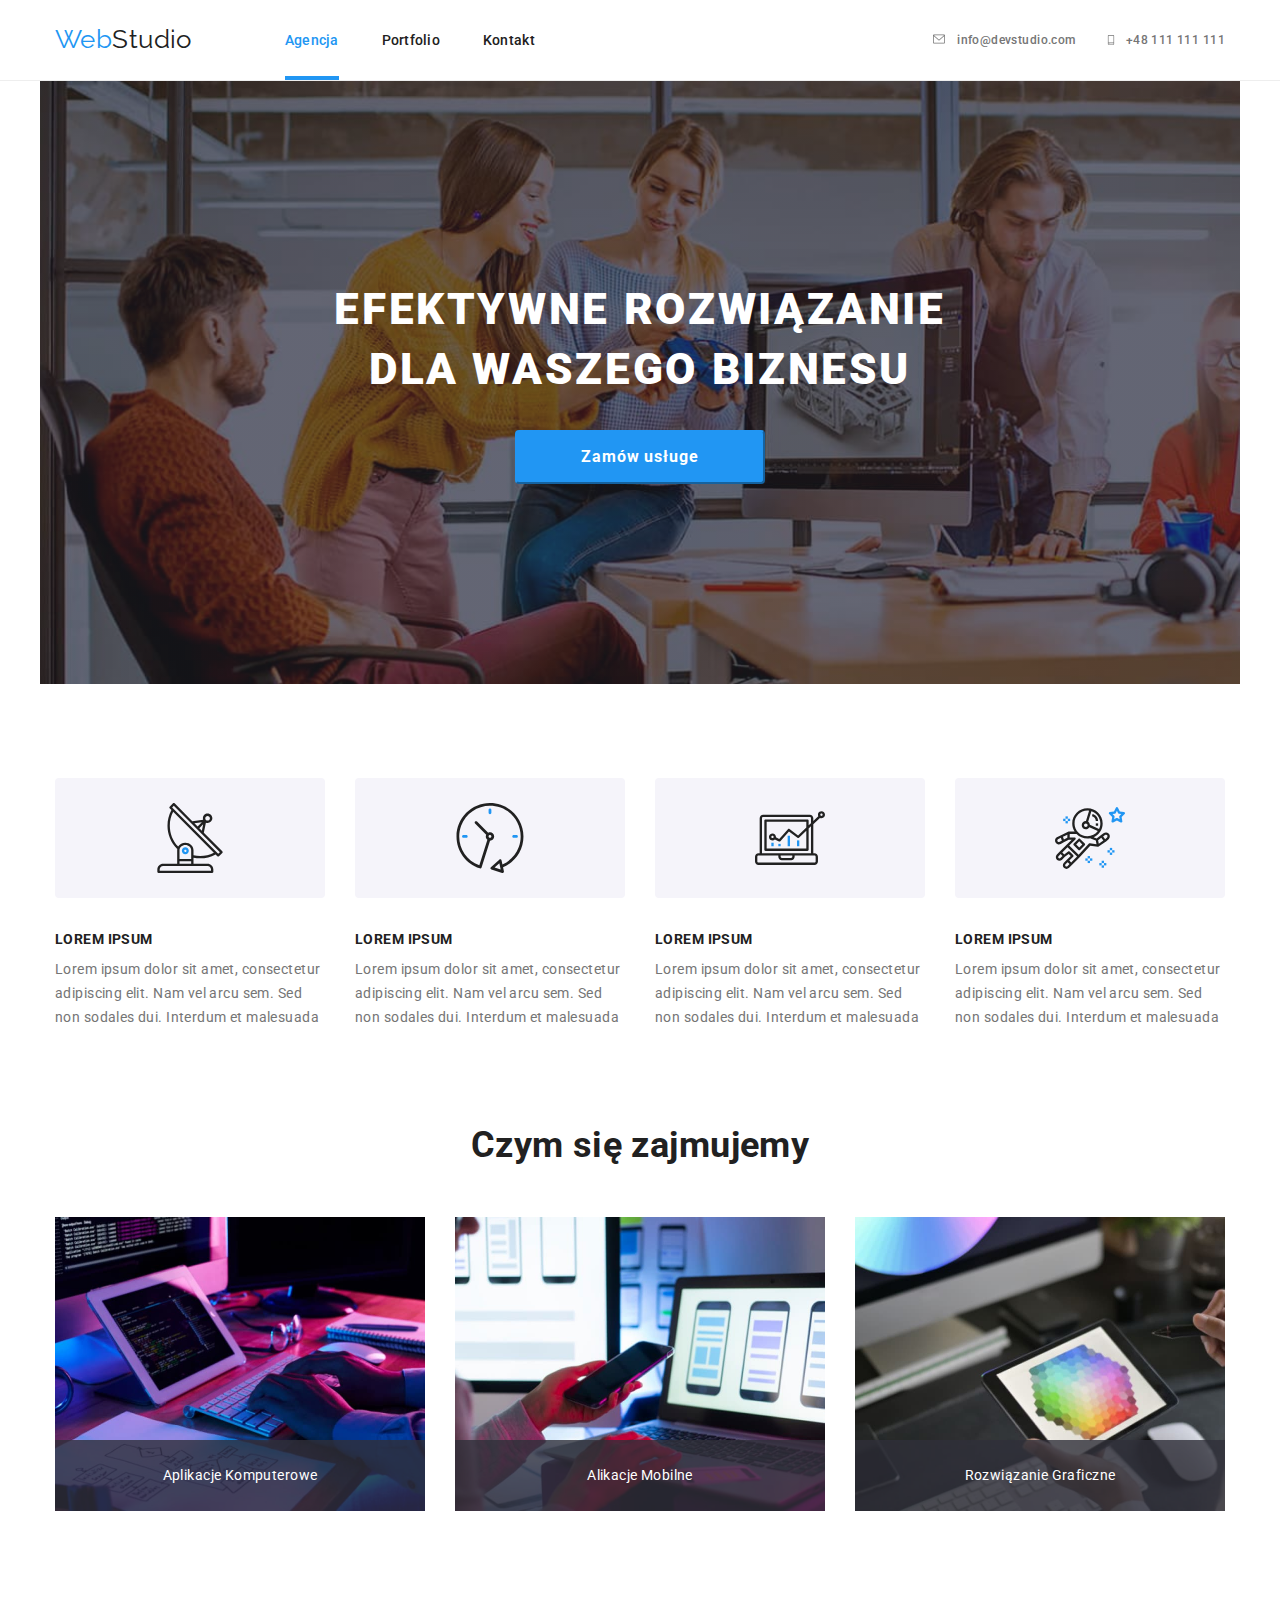
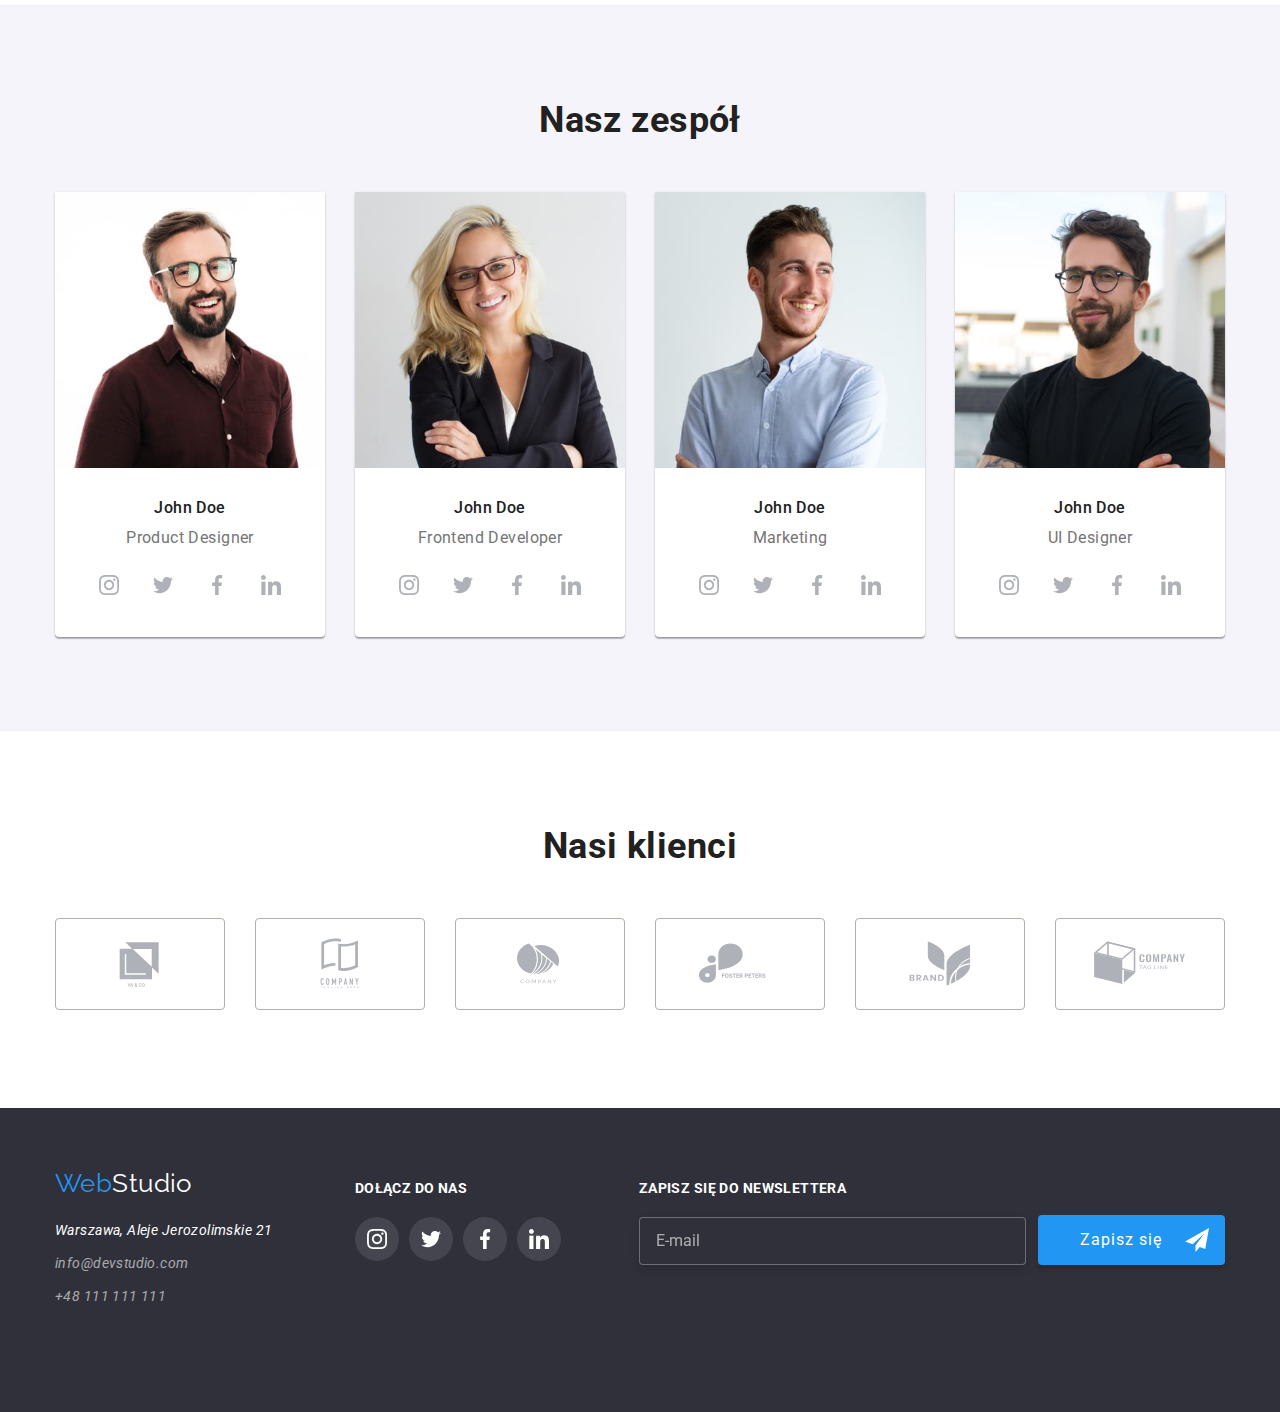
<file: index.html>
<!DOCTYPE html>
<html lang="pl">
<head>
    <meta charset="UTF-8">
    <meta http-equiv="X-UA-Compatible" content="IE=edge">
    <meta name="viewport" content="width=device-width, initial-scale=1.0">
    <title>Agencja</title>
    <!--Style connection-->
    <link
        href="https://fonts.googleapis.com/css2?family=Raleway:wght@700&family=Roboto:wght@400;500;700;900&display=swap"
        rel="stylesheet">
    <link rel="stylesheet" href="./css/main.min.css" type="text/css">

    <link rel="preconnect" href="https://fonts.gstatic.com">
</head>
<body>
    <header class="page-header">
                <!--Header-->
            <div class="page-header__container">
                <nav class="site-nav">
                    <a href="./index.html" class="logo page-header__logo">
                        <span class="logo--blue">Web</span>Studio</a>
                    <button
                        type="button"
                        class="menu-button"
                        aria-expanded="false"
                        aria-controls="menu-container"
                        data-menu-button
                      >
                        <svg
                          width="40"
                          height="40"
                          aria-label="mobile-menu switcher"
                        >
                          <use class="icon-cross" href="./images/icons.svg/symbol-defs.svg#icon-close_40px"></use>
                          <use class="icon-menu" href="./images/icons.svg/symbol-defs.svg#icon-menu_40px"></use>
                        </svg>
                    </button>
                    <div class="menu-container" id="menu-container" data-menu>
                        <div class="menu-container__animation">
                            <ul class="menu-container__pages">
                                <li class="menu-container__element"><a href="index.html" class="menu-container__link menu-container__link--active">Agencja</a></li>
                                <li class="menu-container__element"><a href="./portfolio.html" class="menu-container__link">Portfolio</a></li>
                                <li class="menu-container__element"><a href="" class="menu-container__link">Kontakt</a></li>
                            </ul>
                            <ul class="page-header__contact">
                                <li class="contact__info">
                                    <a href="mailto:info@devstudio.com" class="contact__link">
                                    <svg width="16px" height="12px" class="contact__icon">
                                        <use href="./images/icons.svg/symbol-defs.svg#icon-envelope"></use>
                                    </svg>
                                    <p class="contact__email">info@devstudio.com</p>
                                    </a>
                                </li>
                                <li class="contact__info">
                                    <a href="tel:+48111111111" class="contact__link">
                                     <svg width="10px" height="16px" class="contact__icon">
                                            <use href="./images/icons.svg/symbol-defs.svg#icon-smartphone"></use>
                                        </svg>
                                        <p class="contact__phone">+48 111 111 111</p>
                                    </a>
                                </li>
                            </ul>
                            <ul class="page-header__social-media">
                                <li class="social-media__name">Instagram</li>
                                <li class="social-media__name">Twitter</li>
                                <li class="social-media__name">Facebook</li>
                                <li class="social-media__name">LinkedIn</li>    
                            </ul>
                        </div>
                    </div>
                </nav>
            </div>
    </header>
    <main>
        <section class="page-hero">
            <!--Invitation section-->
            <h1 class="page-hero__title">Efektywne rozwiązanie dla waszego biznesu</h1>
            <button type="button" class="page-hero__button" data-open-modal>Zamów usługe</button>
            <div class="backdrop is-hidden" data-backdrop>
                <div class="form">
                    <button type="button" class="form__close-button" data-close-modal="">
                        <svg width="30px" height="30px">
                            <use href="./images/icons.svg/symbol-defs.svg#icon-close"></use>
                        </svg>                    
                    </button>
                    <div>
                        <h2 class="form__title">Zostaw swoje dane w formularzu poniżej</h2>
                        <form name="signup_form" autocomplete="on" novalidate>
                            <label class="form__field">
                                <input type="text" class="form__input" name="name" placeholder="" />
                                <svg class="form__icon">
                                    <use href="./images/icons.svg/symbol-defs.svg#icon-person-black"></use>
                                </svg>
                                <span class="form__label">Imie</span>
                            </label>
                            <label class="form__field">
                                <input type="tel" class="form__input" name="tel" placeholder=" " />
                                <svg class="form__icon">
                                    <use href="./images/icons.svg/symbol-defs.svg#icon-phone-black"></use>
                                 </svg>
                                <span class="form__label" >Telefon</span>
                            </label>
                            <label class="form__field">
                                <input type="email" class="form__input" name="email" placeholder=" " />
                                <svg class="form__icon">
                                    <use href="./images/icons.svg/symbol-defs.svg#icon-email-black"></use>
                                </svg>
                                <span class="form__label">Email</span>
                            </label>
                            <label for="comment" class="comment">
                                <textarea class="comment__input" name="comment" rows="8" placeholder="Wprowadź tekst"></textarea>
                                <span class="comment__label">Komentarz</span>
                            </label>
                            <label class="checkbox">
                                <input type="checkbox" name="conditions" value="policy" class="checkbox__visually-hidden">
                                <svg width="16px" height="15px" class="checkbox__icon">
                                    <use href="./images/icons.svg/symbol-defs.svg#icon-checkbox"></use>
                                </svg>
                                <span class="checkbox__label">Oświadczam iż akceptuję <a href="" class="checkbox__link">Regulamin</a> i <a href="" class="checkbox__link">Politykę Prywatności.</a></span> 
                            </label>
                        </form>
                        <button type="submit" class="form__submit" data-close-modal="">Wyślij</button>
                    </div>
                </div>
            </div>
        </section>
        <section class="feature-section">
            <!--Desrciption section-->
            <H2 hidden>Nasze usługi</H2>
            <ul class="feature-section__list">
                <li class="feature-section__element">
                    <svg class="feature-section__icon" width="70px" height="70px">
                        <use href="./images/icons.svg/symbol-defs.svg#icon-antenna"></use>
                    </svg>
                    <p class="feature-section__title">LOREM IPSUM</p>
                    <p class="feature-section__text">Lorem ipsum dolor sit amet, consectetur adipiscing elit.
                        Nam vel arcu sem. Sed non sodales dui. Interdum et malesuada</p>
                </li>
                <li class="feature-section__element">  
                    <svg class="feature-section__icon" width="70px" height="70px">
                        <use href="./images/icons.svg/symbol-defs.svg#icon-clock"></use>
                    </svg>
                    <p class="feature-section__title">LOREM IPSUM</p>
                    <p class="feature-section__text">Lorem ipsum dolor sit amet, consectetur adipiscing elit.
                        Nam vel arcu sem. Sed non sodales dui. Interdum et malesuada</p>
                </li>
                <li class="feature-section__element">
                    <svg class="feature-section__icon" width="70px" height="70px">
                        <use href="./images/icons.svg/symbol-defs.svg#icon-diagram"></use>
                    </svg>
                    <p class="feature-section__title">LOREM IPSUM</p>
                    <p class="feature-section__text">Lorem ipsum dolor sit amet, consectetur adipiscing elit.
                        Nam vel arcu sem. Sed non sodales dui. Interdum et malesuada</p>
                </li>
                <li class="feature-section__element">
                    <svg class="feature-section__icon" width="70px" height="70px">
                        <use href="./images/icons.svg/symbol-defs.svg#icon-astronaut"></use>
                    </svg>
                    <p class="feature-section__title">LOREM IPSUM</p>
                    <p class="feature-section__text">Lorem ipsum dolor sit amet, consectetur adipiscing elit.
                        Nam vel arcu sem. Sed non sodales dui. Interdum et malesuada</p>
                </li>
            </ul>
        </section>
        <section class="work-section">
            <!--images section-->
            <h2 class="work-section__title">Czym się zajmujemy</h2>
            <ul class="work-section__list">
                <li class="work-section__example">
                    <img
                    srcset="
    ./images/index.html/picture_of_computer_1/picture_of_computer_1.jpg  370w,
    ./images/index.html/picture_of_computer_1/picture_of_computer_1_2x.jpg  740w,
    "
    src="./images/index.html/picture_of_computer_1/picture_of_computer_1.jpg" 
    Alt="Ekran Komputera"
    width="370" 
    height="294"
    sizes="(min-width: 1200px) 33vw"/>
                    <p class="work-section__text">Aplikacje Komputerowe</p>                    
                </li>
                <li class="work-section__example">
                    <img
                    srcset="
    ./images/index.html/picture_of_computer_2/picture_of_computer_2.jpg  370w,
    ./images/index.html/picture_of_computer_2/picture_of_computer_2_2x.jpg  740w,

    "
    src="./images/index.html/picture_of_computer_2/picture_of_computer_2.jpg" 
    Alt="Komputer oraz telefon"
    width="370" 
    height="294"
    sizes="(min-width: 1200px) 33vw"/>
                    <p class="work-section__text">Alikacje Mobilne</p>
                </li>
                <li class="work-section__example">
                    <img
                    srcset="
    ./images/index.html/picture_of_computer_3/picture_of_computer_3.jpg  370w,
    ./images/index.html/picture_of_computer_3/picture_of_computer_3_2x.jpg  740w,
    "
    src="./images/index.html/picture_of_computer_3/picture_of_computer_3.jpg" 
    Alt="Ekran tableta"
    width="370" 
    height="294"
    sizes="(min-width: 1200px) 33vw"/>                    
                    <p class="work-section__text">Rozwiązanie Graficzne</p>
                </li>
            </ul>
        </section>
        <section class="team-section">
            <!-- Team desrciption section -->
            <div class="team-section__container">
                <h2 class="team-section__title">Nasz zespół</h2>
                <ul class="team-section__list">
                    <li class="team-section__member">

                        <img class="team-section__picture"
                                        srcset="
                        ./images/index.html/members/member_1/john_doe_1_450.jpg    450w,
                        ./images/index.html/members/member_1/john_doe_1_900.jpg    900w,
                        ./images/index.html/members/member_1/john_doe_1_1350.jpg  1350w,
                        ./images/index.html/members/member_1/john_doe_1_1800.jpg  1800w
                        "
                        src="./images/index.html/members/member_1/john_doe_1_450.jpg" 
                        Alt="Pracownik 1"
                        width="450"                    
                        sizes="(min-width: 1200px) 25vw, (min-width: 480px) 50vw, 100vw"/>

                        <h3 class="team-section__name">John Doe</h3>
                        <p class="team-section__position">Product Designer</p>
                        <ul class="team-section__social-media">
                            <li class="social-media">
                                <a href="" class="social-media__icon">
                                    <svg width="20" height="20">
                                        <use href="./images/icons.svg/symbol-defs.svg#icon-instagram"></use>
                                    </svg>                                
                                </a>
                            </li>
                            <li class="social-media">
                                <a href="" class="social-media__icon">
                                    <svg width="20" height="20">
                                        <use href="./images/icons.svg/symbol-defs.svg#icon-twitter"></use>
                                    </svg>
                                </a>
                            </li>
                            <li class="social-media">
                                <a href="" class="social-media__icon">
                                    <svg width="20" height="20">
                                        <use href="./images/icons.svg/symbol-defs.svg#icon-facebook"></use>
                                    </svg>
                                </a>
                            </li>
                            <li class="social-media">
                                <a href="" class="social-media__icon">
                                    <svg width="20" height="20">
                                        <use href="./images/icons.svg/symbol-defs.svg#icon-linkedin"></use>
                                    </svg>
                                </a>
                            </li>
                        </ul>
                    </li>
                    <li class="team-section__member">

                        <img class="team-section__picture"
                                        srcset="
                        ./images/index.html/members/member_2/john_doe_2_450.jpg    450w,
                        ./images/index.html/members/member_2/john_doe_2_900.jpg    900w,
                        ./images/index.html/members/member_2/john_doe_2_1350.jpg  1350w,
                        ./images/index.html/members/member_2/john_doe_2_1800.jpg  1800w
                        "
                        src="./images/index.html/members/member_2/john_doe_2_450.jpg" 
                        Alt="Pracownik 2"
                        width="450"                    
                        sizes="(min-width: 1200px) 25vw, (min-width: 480px) 50vw, 100vw"/> 
                                              
                        <h3 class="team-section__name">John Doe</h3>
                        <p class="team-section__position">Frontend Developer</p>
                        <ul class="team-section__social-media">
                            <li class="social-media">
                                <a href="" class="social-media__icon">
                                    <svg width="20" height="20">
                                        <use href="./images/icons.svg/symbol-defs.svg#icon-instagram"></use>
                                    </svg>
                                </a>
                            </li>
                            <li class="social-media">
                                <a href="" class="social-media__icon">
                                    <svg width="20" height="20">
                                        <use href="./images/icons.svg/symbol-defs.svg#icon-twitter"></use>
                                    </svg>
                                </a>
                            </li>
                            <li class="social-media">
                                <a href="" class="social-media__icon">
                                    <svg width="20" height="20">
                                        <use href="./images/icons.svg/symbol-defs.svg#icon-facebook"></use>
                                    </svg>
                                </a>
                            </li>
                            <li class="social-media">
                                <a href="" class="social-media__icon">
                                    <svg width="20" height="20">
                                        <use href="./images/icons.svg/symbol-defs.svg#icon-linkedin"></use>
                                    </svg>
                                </a>
                            </li>
                        </ul>
                    </li>
                    <li class="team-section__member">

                        <img class="team-section__picture"
                                        srcset="
                        ./images/index.html/members/member_3/john_doe_3_450.jpg    450w,
                        ./images/index.html/members/member_3/john_doe_3_900.jpg    900w,
                        ./images/index.html/members/member_3/john_doe_3_1350.jpg  1350w,
                        ./images/index.html/members/member_3/john_doe_3_1800.jpg  1800w
                        "
                        src="./images/index.html/members/member_3/john_doe_3_450.jpg" 
                        Alt="Pracownik 3"
                        width="450"                    
                        sizes="(min-width: 1200px) 25vw, (min-width: 480px) 50vw, 100vw"/> 

                        <h3 class="team-section__name">John Doe</h3>
                        <p class="team-section__position">Marketing</p>
                        <ul class="team-section__social-media">
                            <li class="social-media">
                                <a href="" class="social-media__icon">
                                    <svg width="20" height="20">
                                        <use href="./images/icons.svg/symbol-defs.svg#icon-instagram"></use>
                                    </svg>
                                </a>
                            </li>
                            <li class="social-media">
                                <a href="" class="social-media__icon">
                                    <svg width="20" height="20">
                                        <use href="./images/icons.svg/symbol-defs.svg#icon-twitter"></use>
                                    </svg>
                                </a>
                            </li>
                            <li class="social-media">
                                <a href="" class="social-media__icon">
                                    <svg width="20" height="20">
                                        <use href="./images/icons.svg/symbol-defs.svg#icon-facebook"></use>
                                    </svg>
                                </a>
                            </li>
                            <li class="social-media">
                                <a href="" class="social-media__icon">
                                    <svg width="20" height="20">
                                        <use href="./images/icons.svg/symbol-defs.svg#icon-linkedin"></use>
                                    </svg>
                                </a>
                            </li>
                        </ul>
                    </li>
                    <li class="team-section__member">

                        <img class="team-section__picture"
                                        srcset="
                        ./images/index.html/members/member_4/john_doe_4_450.jpg    450w,
                        ./images/index.html/members/member_4/john_doe_4_900.jpg    900w,
                        ./images/index.html/members/member_4/john_doe_4_1350.jpg  1350w,
                        ./images/index.html/members/member_4/john_doe_4_1800.jpg  1800w
                        "
                        src="./images/index.html/members/member_4/john_doe_4_450.jpg" 
                        Alt="Pracownik 4"
                        width="450"                    
                        sizes="(min-width: 1200px) 25vw, (min-width: 480px) 50vw, 100vw"/>  

                        <h3 class="team-section__name">John Doe</h3>
                        <p class="team-section__position">UI Designer</p>
                        <ul class="team-section__social-media">
                            <li class="social-media">
                                <a href="" class="social-media__icon">
                                    <svg width="20" height="20">
                                        <use href="./images/icons.svg/symbol-defs.svg#icon-instagram"></use>
                                    </svg>
                                </a>
                            </li>
                            <li class="social-media">
                                <a href="" class="social-media__icon">
                                    <svg width="20" height="20">
                                        <use href="./images/icons.svg/symbol-defs.svg#icon-twitter"></use>
                                    </svg>
                                </a>
                            </li>
                            <li class="social-media">
                                <a href="" class="social-media__icon">
                                    <svg width="20" height="20">
                                        <use href="./images/icons.svg/symbol-defs.svg#icon-facebook"></use>
                                    </svg>
                                </a>
                            </li>
                            <li class="social-media">
                                <a href="" class="social-media__icon">
                                    <svg width="20" height="20">
                                        <use href="./images/icons.svg/symbol-defs.svg#icon-linkedin"></use>
                                    </svg>
                                </a>
                            </li>
                        </ul>
                    </li>
                </ul>
            </div>    
        </section>
        <section class="customers-section">
            <!--Customer Section-->
            <h2 class="customers-section__title">Nasi klienci</h2>
            <ul class="customers-section__list">
                <li class="customers-section__logo">
                    <a href="">
                        <svg class="customers-section__icon">
                            <use href="./images/icons.svg/symbol-defs.svg#icon-customer-1"></use>
                        </svg>
                    </a>
                </li>
                <li class="customers-section__logo">
                    <a href="">
                        <svg class="customers-section__icon">
                            <use href="./images/icons.svg/symbol-defs.svg#icon-customer-2"></use>
                        </svg>
                    </a>
                </li>
                <li class="customers-section__logo">
                    <a href="">
                        <svg class="customers-section__icon">
                            <use href="./images/icons.svg/symbol-defs.svg#icon-customer-3"></use>
                        </svg>
                    </a>
                </li>
                <li class="customers-section__logo">
                    <a href="">
                        <svg class="customers-section__icon">
                            <use href="./images/icons.svg/symbol-defs.svg#icon-customer-4"></use>
                        </svg>
                    </a>
                </li>
                <li class="customers-section__logo">
                    <a href="">
                        <svg class="customers-section__icon">
                            <use href="./images/icons.svg/symbol-defs.svg#icon-customer-5"></use>
                        </svg>
                    </a>
                </li>
                <li class="customers-section__logo">
                    <a href="">
                        <svg class="customers-section__icon">
                            <use href="./images/icons.svg/symbol-defs.svg#icon-customer-6"></use>
                        </svg>
                    </a>
                </li>
            </ul>            
        </section>
    </main>
    <footer class="page-footer">
        <!--Footer-->
        <div class="page-footer__container">
            <div class="page-footer__tablet">
                <div class="page-footer-__contact">
                    <a href="./index.html" class="logo page-footer__logo"><span class="logo--blue">Web</span>Studio</a>
                    <address class="page-footer__address">
                        Warszawa, Aleje Jerozolimskie 21
                    </address>
                    <address class="page-footer__contact-info">
                        <a href="mailto:info@devstudio.com" class="contact__element">info@devstudio.com</a>
                        <a href="tel:+48111111111" class="contact__element">+48 111 111 111</a>
                    </address>
                </div>
                <div class="page-footer__invitation">
                    <p class="invitation__title">DOŁĄCZ DO NAS</p>
                    <ul class="invitation__list">
                        <li class="social-media">
                            <a href="" class="social-media__icon social-media__icon--footer">
                                <svg width="20" height="20">
                                    <use href="./images/icons.svg/symbol-defs.svg#icon-instagram"></use>
                                </svg>
                            </a>
                        </li>
                        <li class="social-media">
                            <a href="" class="social-media__icon social-media__icon--footer">
                                <svg width="20" height="20">
                                    <use href="./images/icons.svg/symbol-defs.svg#icon-twitter"></use>
                                </svg>
                            </a>
                        </li>
                        <li class="social-media">
                            <a href="" class="social-media__icon social-media__icon--footer">
                                <svg width="20" height="20">
                                    <use href="./images/icons.svg/symbol-defs.svg#icon-facebook"></use>
                                </svg>
                            </a>
                        </li>
                        <li class="social-media">
                            <a href="" class="social-media__icon social-media__icon--footer">
                                <svg width="20" height="20">
                                    <use href="./images/icons.svg/symbol-defs.svg#icon-linkedin"></use>
                                </svg>
                            </a>
                        </li>
                    </ul>
                </div>
            </div>
            <div class="page-footer__newsletter">
                <div class="newsletter">
                    <lable for="email" class="newsletter__title">Zapisz się do newslettera</lable>
                    <input type="email" id="email" name="email" class="newsletter__input" placeholder="E-mail">
                </div>
                <button type="submit" class="newsletter__button">Zapisz się</button>
            </div>
        </div>    
    </footer>
    <script src="./js/modal.js"></script>
    <script src="./js/mobile-menu.js"></script>
</body>
</html>
</file>
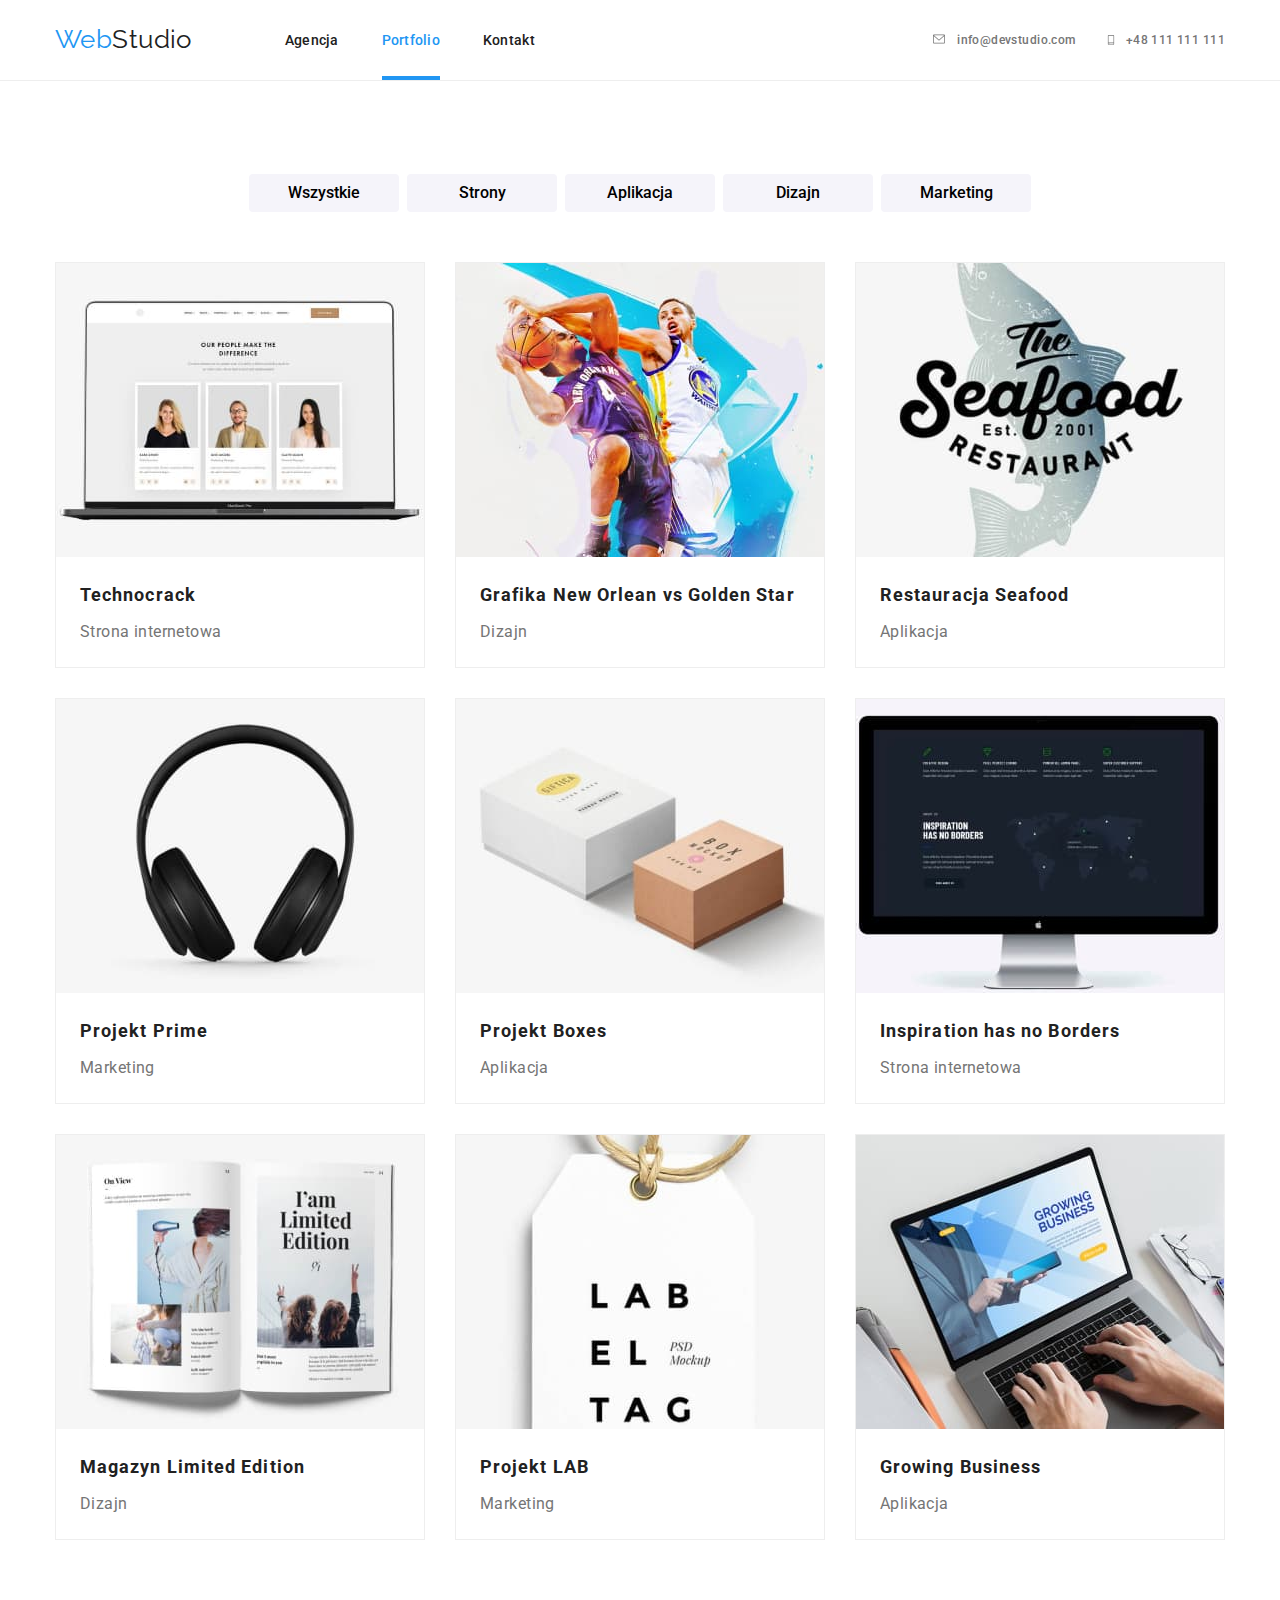
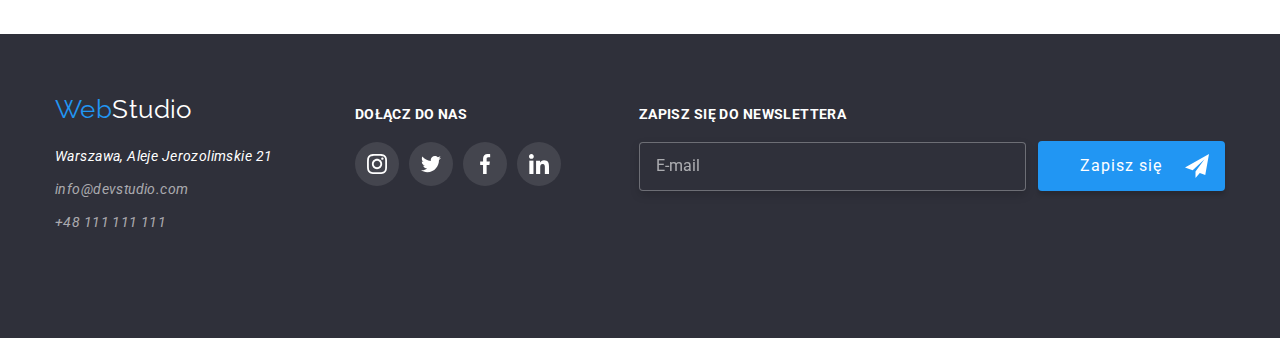
<file: portfolio.html>
<!DOCTYPE html>
<html lang="pl">
    <head>
        <meta charset="UTF-8">
        <meta http-equiv="X-UA-Compatible" content="IE=edge">
        <meta name="viewport" content="width=device-width, initial-scale=1.0">
        <title>Portfolio</title>
        <!--Style connection-->
        <link
            href="https://fonts.googleapis.com/css2?family=Raleway:wght@700&family=Roboto:wght@400;500;700;900&display=swap"
            rel="stylesheet">
        <link rel="stylesheet" href="./css/main.min.css" type="text/css">
    
        <link rel="preconnect" href="https://fonts.gstatic.com">
    </head>
<body>
    <header class="page-header">
        <!--Header-->
    <div class="page-header__container">
        <nav class="site-nav">
            <a href="./index.html" class="logo page-header__logo">
                <span class="logo--blue">Web</span>Studio</a>
            <button
                type="button"
                class="menu-button"
                aria-expanded="false"
                aria-controls="menu-container"
                data-menu-button
              >
                <svg
                  width="40"
                  height="40"
                  aria-label="mobile-menu switcher"
                >
                  <use class="icon-cross" href="./images/icons.svg/symbol-defs.svg#icon-close_40px"></use>
                  <use class="icon-menu" href="./images/icons.svg/symbol-defs.svg#icon-menu_40px"></use>
                </svg>
            </button>
            <div class="menu-container" id="menu-container" data-menu>
                <div class="menu-container__animation">
                    <ul class="menu-container__pages">
                        <li class="menu-container__element"><a href="index.html" class="menu-container__link">Agencja</a></li>
                        <li class="menu-container__element"><a href="./portfolio.html" class="menu-container__link menu-container__link--active">Portfolio</a></li>
                        <li class="menu-container__element"><a href="" class="menu-container__link">Kontakt</a></li>
                    </ul>
                    <ul class="page-header__contact">
                        <li class="contact__info">
                            <a href="mailto:info@devstudio.com" class="contact__link">
                            <svg width="16px" height="12px" class="contact__icon">
                                <use href="./images/icons.svg/symbol-defs.svg#icon-envelope"></use>
                            </svg>
                            <p class="contact__email">info@devstudio.com</p>
                            </a>
                        </li>
                        <li class="contact__info">
                            <a href="tel:+48111111111" class="contact__link">
                             <svg width="10px" height="16px" class="contact__icon">
                                    <use href="./images/icons.svg/symbol-defs.svg#icon-smartphone"></use>
                                </svg>
                                <p class="contact__phone">+48 111 111 111</p>
                            </a>
                        </li>
                    </ul>
                    <ul class="page-header__social-media">
                        <li class="social-media__name">Instagram</li>
                        <li class="social-media__name">Twitter</li>
                        <li class="social-media__name">Facebook</li>
                        <li class="social-media__name">LinkedIn</li>    
                    </ul>
                </div>
            </div>
        </nav>
    </div>
    </header>
    <main class="page-portfolio">
        <div>
            <ul class="filter-section">
                <li class="filter-section__element"><button type="button" class="filter-section__button">Wszystkie</button></li>
                <li class="filter-section__element"><button type="button" class="filter-section__button">Strony</button></li>
                <li class="filter-section__element"><button type="button" class="filter-section__button">Aplikacja</button></li>
                <li class="filter-section__element"><button type="button" class="filter-section__button">Dizajn</button></li>
                <li class="filter-section__element"><button type="button" class="filter-section__button">Marketing</button></li>
            </ul>
        </div>
        <div>
            <ul class="project-section">
                <li class="project-section__element">
                    <a href="" class="project-section__link">
                        <div class="project-section__picture">
                            <img class="project-section__image"
                            srcset="
            ./images/portfolio.html/project-1/project-1_450.jpg   450w,
            ./images/portfolio.html/project-1/project-1_900.jpg   900w,
            ./images/portfolio.html/project-1/project-1_1350.jpg   1350w,
            ./images/portfolio.html/project-1/project-1_1800.jpg   1800w
            "
            src="./images/portfolio.html/project-1/project-1_450.jpg" 
            Alt="Zdjęcie trzech osób"
            width="450"           
            height="294"
            sizes="(min-width: 1200px) 33vw, (min-width: 480px) 50vw, 100vw"/> 
                            <p class="project-section__description">Technocrack jest popularną platformą wykorzystywaną do rozpowszechniania koronawirusa. Firmy wykorzystują tę platformę
                            do celów szpiegowskich i ataków na niezabezpieczone serwery konkurencji</p>
                        </div>
                        <div class="project-section__feature">    
                            <h2 class="project-section__title">Technocrack</h2>
                            <p class="project-section__category">Strona internetowa</p>
                        </div>
                    </a>
                </li>
                <li class="project-section__element">
                    <a href="" class="project-section__link">    
                        <div class="project-section__picture">                
                            <img class="project-section__image"
                            srcset="
            ./images/portfolio.html/project-2/project-2_450.jpg   450w,
            ./images/portfolio.html/project-2/project-2_900.jpg   900w,
            ./images/portfolio.html/project-2/project-2_1350.jpg   1350w,
            ./images/portfolio.html/project-2/project-2_1800.jpg   1800w
            "
            src="./images/portfolio.html/project-2/project-2_450.jpg" 
            Alt="Zdjęcie trzech osób"
            width="450"           
            height="294"
            sizes="(min-width: 1200px) 33vw, (min-width: 480px) 50vw, 100vw"/>  
                            <p class="project-section__description">Technocrack jest popularną platformą wykorzystywaną do rozpowszechniania
                                koronawirusa. Firmy wykorzystują tę platformę
                                do celów szpiegowskich i ataków na niezabezpieczone serwery konkurencji</p>
                        </div>
                        <div class="project-section__feature">    
                            <h2 class="project-section__title">Grafika New Orlean vs Golden Star</h2>
                            <p class="project-section__category">Dizajn</p>
                        </div>
                    </a>                
                </li>
                <li class="project-section__element">
                    <a href="" class="project-section__link">
                        <div class="project-section__picture">
                            <img class="project-section__image"
                            srcset="
            ./images/portfolio.html/project-3/project-3_450.jpg   450w,
            ./images/portfolio.html/project-3/project-3_900.jpg   900w,
            ./images/portfolio.html/project-3/project-3_1350.jpg   1350w,
            ./images/portfolio.html/project-3/project-3_1800.jpg   1800w
            "
            src="./images/portfolio.html/project-3/project-3_450.jpg" 
            Alt="Zdjęcie trzech osób"
            width="450"           
            height="294"
            sizes="(min-width: 1200px) 33vw, (min-width: 480px) 50vw, 100vw"/> 
                            <p class="project-section__description">Technocrack jest popularną platformą wykorzystywaną do rozpowszechniania
                                koronawirusa. Firmy wykorzystują tę platformę
                                do celów szpiegowskich i ataków na niezabezpieczone serwery konkurencji</p>
                        </div>
                        <div class="project-section__feature">
                            <h2 class="project-section__title">Restauracja Seafood</h2>
                            <p class="project-section__category">Aplikacja</p>
                        </div>
                    </a>
                </li>
                <li class="project-section__element">
                    <a href="" class="project-section__link">
                        <div class="project-section__picture">
                            <img class="project-section__image"
                            srcset="
            ./images/portfolio.html/project-4/project-4_450.jpg   450w,
            ./images/portfolio.html/project-4/project-4_900.jpg   900w,
            ./images/portfolio.html/project-4/project-4_1350.jpg   1350w,
            ./images/portfolio.html/project-4/project-4_1800.jpg   1800w
            "
            src="./images/portfolio.html/project-4/project-4_450.jpg" 
            Alt="Zdjęcie trzech osób"
            width="450"           
            height="294"
            sizes="(min-width: 1200px) 33vw, (min-width: 480px) 50vw, 100vw"/> 
                            <p class="project-section__description">Technocrack jest popularną platformą wykorzystywaną do rozpowszechniania
                                koronawirusa. Firmy wykorzystują tę platformę
                                do celów szpiegowskich i ataków na niezabezpieczone serwery konkurencji</p>
                        </div>
                        <div class="project-section__feature">
                            <h2 class="project-section__title">Projekt Prime</h2>
                            <p class="project-section__category">Marketing</p>
                        </div>
                    </a>
                </li>
                <li class="project-section__element">
                    <a href="" class="project-section__link">
                        <div class="project-section__picture">
                            <img class="project-section__image"
                            srcset="
            ./images/portfolio.html/project-5/project-5_450.jpg   450w,
            ./images/portfolio.html/project-5/project-5_900.jpg   900w,
            ./images/portfolio.html/project-5/project-5_1350.jpg   1350w,
            ./images/portfolio.html/project-5/project-5_1800.jpg   1800w
            "
            src="./images/portfolio.html/project-5/project-5_450.jpg" 
            Alt="Zdjęcie trzech osób"
            width="450"           
            height="294"
            sizes="(min-width: 1200px) 33vw, (min-width: 480px) 50vw, 100vw"/> 
                            <p class="project-section__description">Technocrack jest popularną platformą wykorzystywaną do rozpowszechniania
                                koronawirusa. Firmy wykorzystują tę platformę
                                do celów szpiegowskich i ataków na niezabezpieczone serwery konkurencji</p>
                        </div>
                        <div class="project-section__feature">
                            <h2 class="project-section__title">Projekt Boxes</h2>
                            <p class="project-section__category">Aplikacja</p>
                        </div>
                    </a>
                </li>
                <li class="project-section__element">
                    <a href="" class="project-section__link">
                        <div class="project-section__picture">
                            <img class="project-section__image"
                            srcset="
            ./images/portfolio.html/project-6/project-6_450.jpg   450w,
            ./images/portfolio.html/project-6/project-6_900.jpg   900w,
            ./images/portfolio.html/project-6/project-6_1350.jpg   1350w,
            ./images/portfolio.html/project-6/project-6_1800.jpg   1800w
            "
            src="./images/portfolio.html/project-6/project-6_450.jpg" 
            Alt="Zdjęcie trzech osób"
            width="450"           
            height="294"
            sizes="(min-width: 1200px) 33vw, (min-width: 480px) 50vw, 100vw"/> 
                            <p class="project-section__description">Technocrack jest popularną platformą wykorzystywaną do rozpowszechniania
                                koronawirusa. Firmy wykorzystują tę platformę
                                do celów szpiegowskich i ataków na niezabezpieczone serwery konkurencji</p>
                        </div>
                        <div class="project-section__feature">
                            <h2 class="project-section__title">Inspiration has no Borders</h2>
                            <p class="project-section__category">Strona internetowa</p>
                        </div>
                    </a>
                </li>
                <li class="project-section__element">
                    <a href="" class="project-section__link">
                        <div class="project-section__picture">
                            <img class="project-section__image"
                            srcset="
            ./images/portfolio.html/project-7/project-7_450.jpg   450w,
            ./images/portfolio.html/project-7/project-7_900.jpg   900w,
            ./images/portfolio.html/project-7/project-7_1350.jpg   1350w,
            ./images/portfolio.html/project-7/project-7_1800.jpg   1800w
            "
            src="./images/portfolio.html/project-7/project-7_450.jpg" 
            Alt="Zdjęcie trzech osób"
            width="450"           
            height="294"
            sizes="(min-width: 1200px) 33vw, (min-width: 480px) 50vw, 100vw"/> 
                            <p class="project-section__description">Technocrack jest popularną platformą wykorzystywaną do rozpowszechniania
                                koronawirusa. Firmy wykorzystują tę platformę
                                do celów szpiegowskich i ataków na niezabezpieczone serwery konkurencji</p>
                        </div>
                        <div class="project-section__feature">
                            <h2 class="project-section__title">Magazyn Limited Edition</h2>
                            <p class="project-section__category">Dizajn</p>
                        </div>
                    </a>
                </li>
                <li class="project-section__element">
                    <a href="" class="project-section__link">
                        <div class="project-section__picture">
                            <img class="project-section__image"
                            srcset="
            ./images/portfolio.html/project-8/project-8_450.jpg   450w,
            ./images/portfolio.html/project-8/project-8_900.jpg   900w,
            ./images/portfolio.html/project-8/project-8_1350.jpg   1350w,
            ./images/portfolio.html/project-8/project-8_1800.jpg   1800w
            "
            src="./images/portfolio.html/project-8/project-8_450.jpg" 
            Alt="Zdjęcie trzech osób"
            width="450"           
            height="294"
            sizes="(min-width: 1200px) 33vw, (min-width: 480px) 50vw, 100vw"/> 
                            <p class="project-section__description">Technocrack jest popularną platformą wykorzystywaną do rozpowszechniania
                                koronawirusa. Firmy wykorzystują tę platformę
                                do celów szpiegowskich i ataków na niezabezpieczone serwery konkurencji</p>
                        </div>
                        <div class="project-section__feature">
                            <h2 class="project-section__title">Projekt LAB</h2>
                            <p class="project-section__category">Marketing</p>
                        </div>
                    </a>
                </li>
                <li class="project-section__element">
                    <a href="" class="project-section__link">
                        <div class="project-section__picture">
                            <img class="project-section__image"
                            srcset="
            ./images/portfolio.html/project-9/project-9_450.jpg   450w,
            ./images/portfolio.html/project-9/project-9_900.jpg   900w,
            ./images/portfolio.html/project-9/project-9_1350.jpg   1350w,
            ./images/portfolio.html/project-9/project-9_1800.jpg   1800w
            "
            src="./images/portfolio.html/project-9/project-9_450.jpg" 
            Alt="Zdjęcie trzech osób"
            width="450"           
            height="294"
            sizes="(min-width: 1200px) 33vw, (min-width: 480px) 50vw, 100vw"/> 
                            <p class="project-section__description">Technocrack jest popularną platformą wykorzystywaną do rozpowszechniania
                                koronawirusa. Firmy wykorzystują tę platformę
                                do celów szpiegowskich i ataków na niezabezpieczone serwery konkurencji</p>
                        </div>
                        <div class="project-section__feature">
                            <h2 class="project-section__title">Growing Business</h2>
                            <p class="project-section__category">Aplikacja</p>
                        </div>
                    </a>
                </li>
            </ul>
        </div>
    </main>
    <footer class="page-footer">
        <!--Footer-->
        <div class="page-footer__container">
            <div class="page-footer__tablet">
                <div class="page-footer-__contact">
                    <a href="./index.html" class="logo page-footer__logo"><span class="logo--blue">Web</span>Studio</a>
                    <address class="page-footer__address">
                        Warszawa, Aleje Jerozolimskie 21
                    </address>
                    <address class="page-footer__contact-info">
                        <a href="mailto:info@devstudio.com" class="contact__element">info@devstudio.com</a>
                        <a href="tel:+48111111111" class="contact__element">+48 111 111 111</a>
                    </address>
                </div>
                <div class="page-footer__invitation">
                    <p class="invitation__title">DOŁĄCZ DO NAS</p>
                    <ul class="invitation__list">
                        <li class="social-media">
                            <a href="" class="social-media__icon social-media__icon--footer">
                                <svg width="20" height="20">
                                    <use href="./images/icons.svg/symbol-defs.svg#icon-instagram"></use>
                                </svg>
                            </a>
                        </li>
                        <li class="social-media">
                            <a href="" class="social-media__icon social-media__icon--footer">
                                <svg width="20" height="20">
                                    <use href="./images/icons.svg/symbol-defs.svg#icon-twitter"></use>
                                </svg>
                            </a>
                        </li>
                        <li class="social-media">
                            <a href="" class="social-media__icon social-media__icon--footer">
                                <svg width="20" height="20">
                                    <use href="./images/icons.svg/symbol-defs.svg#icon-facebook"></use>
                                </svg>
                            </a>
                        </li>
                        <li class="social-media">
                            <a href="" class="social-media__icon social-media__icon--footer">
                                <svg width="20" height="20">
                                    <use href="./images/icons.svg/symbol-defs.svg#icon-linkedin"></use>
                                </svg>
                            </a>
                        </li>
                    </ul>
                </div>
            </div>
            <div class="page-footer__newsletter">
                <div class="newsletter">
                    <lable for="email" class="newsletter__title">Zapisz się do newslettera</lable>
                    <input type="email" id="email" name="email" class="newsletter__input" placeholder="E-mail">
                </div>
                <button type="submit" class="newsletter__button">Zapisz się</button>
            </div>
        </div>    
    </footer>
    <script src="./js/mobile-menu.js"></script>
</body>
</html>
</file>
<file: css/main.min.css>
.checkbox__visually-hidden{position:absolute;width:1px;height:1px;margin:-1px;border:0;padding:0;clip:rect(0 0 0 0);overflow:hidden}/*! modern-normalize v1.1.0 | MIT License | https://github.com/sindresorhus/modern-normalize */*,::before,::after{-webkit-box-sizing:border-box;box-sizing:border-box}html{-moz-tab-size:4;-o-tab-size:4;tab-size:4}html{line-height:1.15;-webkit-text-size-adjust:100%}body{margin:0}body{font-family:system-ui,-apple-system,"Segoe UI",Roboto,Helvetica,Arial,sans-serif,"Apple Color Emoji","Segoe UI Emoji"}hr{height:0;color:inherit}abbr[title]{-webkit-text-decoration:underline dotted;text-decoration:underline dotted}b,strong{font-weight:bolder}code,kbd,samp,pre{font-family:ui-monospace, SFMono-Regular, Consolas, 'Liberation Mono', Menlo, monospace;font-size:1em}small{font-size:80%}sub,sup{font-size:75%;line-height:0;position:relative;vertical-align:baseline}sub{bottom:-0.25em}sup{top:-0.5em}table{text-indent:0;border-color:inherit}button,input,optgroup,select,textarea{font-family:inherit;font-size:100%;line-height:1.15;margin:0}button,select{text-transform:none}button,[type='button'],[type='reset'],[type='submit']{-webkit-appearance:button}::-moz-focus-inner{border-style:none;padding:0}:-moz-focusring{outline:1px dotted ButtonText}:-moz-ui-invalid{box-shadow:none}legend{padding:0}progress{vertical-align:baseline}::-webkit-inner-spin-button,::-webkit-outer-spin-button{height:auto}[type='search']{-webkit-appearance:textfield;outline-offset:-2px}::-webkit-search-decoration{-webkit-appearance:none}::-webkit-file-upload-button{-webkit-appearance:button;font:inherit}summary{display:list-item}body{position:relative;font-family:Roboto,sans-serif;letter-spacing:0.03em;font-size:14px;line-height:1.2;color:#757575}body a{text-decoration:none}body h1,body h2,body h3,body h4,body h5,body h6,body p,body ul{margin-top:0;margin-bottom:0;padding:0;list-style:none}body header{position:fixed;top:0px;width:1600px;background-color:#fff}body main{margin-top:60px}@media screen and (min-width: 480px){body main{margin-top:80px}}body input,body textarea{outline:none}body input:active,body textarea:active{outline:none}body :focus{outline:none}body textarea{resize:none}body textarea{resize:vertical}body textarea{resize:horizontal}body form{z-index:10000}img{display:block;max-width:100%;height:auto}.page-hero__button,.form__submit,.newsletter__button,.filter-section__button{display:inline-block;border-radius:4px;text-align:center;-webkit-transition-property:color;transition-property:color;-webkit-transition-duration:250ms;transition-duration:250ms;-webkit-transition-timing-function:cubic-bezier(0.4, 0, 0.2, 1);transition-timing-function:cubic-bezier(0.4, 0, 0.2, 1);-webkit-transition-property:-webkit-box-shadow;transition-property:-webkit-box-shadow;transition-property:box-shadow;transition-property:box-shadow, -webkit-box-shadow;transition-duration:250ms;transition-timing-function:cubic-bezier(0.4, 0, 0.2, 1);-webkit-transition-property:background-color;transition-property:background-color;transition-duration:250ms;transition-timing-function:cubic-bezier(0.4, 0, 0.2, 1)}.page-hero__button:hover,.form__submit:hover,.newsletter__button:hover,.filter-section__button:hover,.page-hero__button:focus,.form__submit:focus,.newsletter__button:focus,.filter-section__button:focus{cursor:pointer;-webkit-box-shadow:0px 3px 1px rgba(0,0,0,0.1),0px 1px 2px rgba(0,0,0,0.08),0px 2px 2px rgba(0,0,0,0.12);box-shadow:0px 3px 1px rgba(0,0,0,0.1),0px 1px 2px rgba(0,0,0,0.08),0px 2px 2px rgba(0,0,0,0.12)}.page-header__container,.page-hero,.feature-section,.work-section,.team-section__container,.customers-section,.page-footer__container,.page-footer__invitation,.page-footer__newsletter,.page-portfolio{padding:60px 15px;margin-left:auto;margin-right:auto;text-align:center}@media screen and (min-width: 481px){.page-header__container,.page-hero,.feature-section,.work-section,.team-section__container,.customers-section,.page-footer__container,.page-footer__invitation,.page-footer__newsletter,.page-portfolio{max-width:767px}}@media screen and (min-width: 768px){.page-header__container,.page-hero,.feature-section,.work-section,.team-section__container,.customers-section,.page-footer__container,.page-footer__invitation,.page-footer__newsletter,.page-portfolio{width:768px;max-width:none}}@media screen and (min-width: 1200px){.page-header__container,.page-hero,.feature-section,.work-section,.team-section__container,.customers-section,.page-footer__container,.page-footer__invitation,.page-footer__newsletter,.page-portfolio{width:1200px;padding-bottom:94px;padding-top:94px}}.page-header{position:fixed;width:100%;border-bottom:1px solid #eee;z-index:1000}.page-header__container{padding-top:0;padding-bottom:0}.page-header .site-nav{display:-webkit-box;display:-ms-flexbox;display:flex;min-height:80px;width:100%;-webkit-box-pack:justify;-ms-flex-pack:justify;justify-content:space-between}@media screen and (max-width: 480px){.page-header .site-nav{min-height:60px;-webkit-box-align:center;-ms-flex-align:center;align-items:center;-webkit-box-pack:justify;-ms-flex-pack:justify;justify-content:space-between}}.logo{display:-webkit-box;display:-ms-flexbox;display:flex;-webkit-box-align:center;-ms-flex-align:center;align-items:center;-webkit-box-pack:center;-ms-flex-pack:center;justify-content:center;font-family:Raleway;font-size:24px;color:#212121}.logo--blue{color:#2196f3}@media screen and (min-width: 481px){.logo{margin-right:calc(5%)}}@media screen and (min-width: 768px){.logo{margin-right:83px}}@media screen and (min-width: 1200px){.logo{margin-right:93px;font-size:26px}}.menu-button{display:-webkit-inline-box;display:-ms-inline-flexbox;display:inline-flex;margin:0;padding:0;border:none;background-color:transparent;z-index:100000000;-webkit-transition-property:fill;transition-property:fill;-webkit-transition-duration:250ms;transition-duration:250ms;-webkit-transition-timing-function:cubic-bezier(0.4, 0, 0.2, 1);transition-timing-function:cubic-bezier(0.4, 0, 0.2, 1)}@media screen and (min-width: 481px){.menu-button{display:none}}.menu-button .icon-cross{display:none}.menu-button.is-open .icon-cross{display:block}.menu-button.is-open .icon-menu{display:none}.menu-container{background-color:#fff}@media screen and (max-width: 480px){.menu-container{display:block;position:absolute;top:0%;left:0;width:100%;height:100vh;-webkit-transform:translateX(-100%);transform:translateX(-100%);-webkit-transition-property:-webkit-transform;transition-property:-webkit-transform;transition-property:transform;transition-property:transform, -webkit-transform;-webkit-transition-duration:250ms;transition-duration:250ms;-webkit-transition-timing-function:cubic-bezier(0.4, 0, 0.2, 1);transition-timing-function:cubic-bezier(0.4, 0, 0.2, 1)}.menu-container.is-open{-webkit-transform:translateX(0);transform:translateX(0)}}@media screen and (min-width: 481px){.menu-container{position:relative;display:-webkit-box;display:-ms-flexbox;display:flex;width:100%}}.menu-button ~ .menu-container .menu-container__animation{opacity:0}@media screen and (min-width: 481px){.menu-button ~ .menu-container .menu-container__animation{opacity:1}}.menu-button.is-open ~ .menu-container .menu-container__animation{opacity:1}.menu-container__animation{display:-webkit-box;display:-ms-flexbox;display:flex;-webkit-box-pack:justify;-ms-flex-pack:justify;justify-content:space-between;width:100%}@media screen and (max-width: 481px){.menu-container__animation{-webkit-transition:opacity 250ms cubic-bezier(0.4, 0, 0.2, 1) 250ms;transition:opacity 250ms cubic-bezier(0.4, 0, 0.2, 1) 250ms}}@media screen and (min-width: 481px){.menu-container{position:relative}.menu-container__pages{display:-webkit-box;display:-ms-flexbox;display:flex;-webkit-box-align:center;-ms-flex-align:center;align-items:center;-webkit-box-pack:center;-ms-flex-pack:center;justify-content:center}.menu-container__link{font-weight:500;letter-spacing:0.02em;color:#212121;-webkit-transition-property:color;transition-property:color;-webkit-transition-duration:250ms;transition-duration:250ms;-webkit-transition-timing-function:cubic-bezier(0.4, 0, 0.2, 1);transition-timing-function:cubic-bezier(0.4, 0, 0.2, 1)}.menu-container__link:hover{color:#2196f3}.menu-container__link--active{position:relative;color:#2196f3}.menu-container__link--active::after{position:absolute;bottom:-32px;left:0;display:inline-block;width:100%;height:4px;background-color:#2196f3}}.menu-container__pages{position:absolute;left:40px;top:48px}@media screen and (min-width: 481px){.menu-container__pages{position:relative;left:0;top:0;-webkit-box-orient:vertical;-webkit-box-direction:normal;-ms-flex-direction:column;flex-direction:column;width:45%;max-width:250px}}@media screen and (min-width: 550px){.menu-container__pages{-webkit-box-orient:horizontal;-webkit-box-direction:normal;-ms-flex-direction:row;flex-direction:row;width:50%;-webkit-box-pack:justify;-ms-flex-pack:justify;justify-content:space-between}}.menu-container__element{letter-spacing:0.02em}@media screen and (max-width: 480px){.menu-container__element{margin-bottom:32px;font-weight:500;font-size:40px}}@media screen and (min-width: 481px) and (max-width: 550px){.menu-container__element{margin-top:auto;margin-bottom:auto}.menu-container__element:not(:last-child){margin-bottom:10px}}.menu-container__link{color:#212121;-webkit-transition-property:color;transition-property:color;-webkit-transition-duration:250ms;transition-duration:250ms;-webkit-transition-timing-function:cubic-bezier(0.4, 0, 0.2, 1);transition-timing-function:cubic-bezier(0.4, 0, 0.2, 1)}@media screen and (min-width: 481px) and (max-width: 550px){.menu-container__link{font-size:12px}}.menu-container__link:hover{color:#2196f3}.menu-container__link--active{position:relative;color:#2196f3}@media screen and (min-width: 551px){.menu-container__link--active::after{content:''}}@media screen and (min-width: 481px){.page-header__contact{margin-top:21px;margin-bottom:21px}}@media screen and (max-width: 480px){.page-header__contact{display:-webkit-box;display:-ms-flexbox;display:flex;-webkit-box-orient:vertical;-webkit-box-direction:reverse;-ms-flex-direction:column-reverse;flex-direction:column-reverse;position:absolute;left:40px}}@media screen and (max-width: 420px){.page-header__contact{bottom:calc(20%)}}@media screen and (max-width: 480px){.page-header__contact{bottom:calc(15%)}}@media screen and (min-width: 1200px){.page-header__contact{display:-webkit-box;display:-ms-flexbox;display:flex}}@media screen and (min-width: 481px){.contact__link{display:-webkit-box;display:-ms-flexbox;display:flex}.contact__info:not(:last-child){margin-bottom:10px}}.contact__icon{display:block;fill:#757575;-webkit-transition-property:fill;transition-property:fill;-webkit-transition-duration:250ms;transition-duration:250ms;-webkit-transition-timing-function:cubic-bezier(0.4, 0, 0.2, 1);transition-timing-function:cubic-bezier(0.4, 0, 0.2, 1)}.contact__info:hover .contact__icon{fill:#2196f3}@media screen and (min-width: 481px){.contact__icon{margin-right:8px}}@media screen and (min-width: 1200px){.contact__icon{margin-right:10px}}@media screen and (max-width: 480px){.contact__icon{display:none}}.contact__phone{font-weight:500;font-size:34px;color:#2196f3;-webkit-transition-property:color;transition-property:color;-webkit-transition-duration:250ms;transition-duration:250ms;-webkit-transition-timing-function:cubic-bezier(0.4, 0, 0.2, 1);transition-timing-function:cubic-bezier(0.4, 0, 0.2, 1)}@media screen and (max-width: 360px){.contact__phone{font-size:26px}}.contact__info:hover .contact__phone,.contact__info:focus .contact__phone{color:#2196f3}@media screen and (max-width: 480px){.contact__phone{margin-bottom:32px;letter-spacing:0.02em}}@media screen and (min-width: 481px){.contact__phone{font-size:12px;color:#757575;margin-top:auto;margin-bottom:auto}}.contact__email{font-weight:500;font-size:24px;color:#757575;-webkit-transition-property:color;transition-property:color;-webkit-transition-duration:250ms;transition-duration:250ms;-webkit-transition-timing-function:cubic-bezier(0.4, 0, 0.2, 1);transition-timing-function:cubic-bezier(0.4, 0, 0.2, 1)}@media screen and (max-width: 360px){.contact__email{font-size:20px}}.contact__info:hover .contact__email,.contact__info:focus .contact__email{color:#2196f3}@media screen and (max-width: 480px){.contact__email{margin-bottom:64px;letter-spacing:0.02em}}@media screen and (min-width: 481px){.contact__email{font-size:12px;color:#757575;margin-top:auto;margin-bottom:auto}}@media screen and (min-width: 1200px){.page-header__contact .contact__info{display:-webkit-box;display:-ms-flexbox;display:flex;-webkit-box-align:center;-ms-flex-align:center;align-items:center;-webkit-box-pack:center;-ms-flex-pack:center;justify-content:center;margin:0px;-webkit-transition-property:color;transition-property:color;-webkit-transition-duration:250ms;transition-duration:250ms;-webkit-transition-timing-function:cubic-bezier(0.4, 0, 0.2, 1);transition-timing-function:cubic-bezier(0.4, 0, 0.2, 1)}.page-header__contact .contact__info:not(:last-child){margin-right:30px}}.page-header__social-media{position:absolute;left:40px;bottom:48px;display:-webkit-box;display:-ms-flexbox;display:flex}@media screen and (max-width: 420px){.page-header__social-media{-ms-flex-wrap:wrap;flex-wrap:wrap}}@media screen and (min-width: 481px){.page-header__social-media{display:none}}.social-media__name{position:relative;font-weight:500;font-size:18px;margin-right:10px;color:#2196f3}@media screen and (max-width: 420px){.social-media__name{margin-right:80px;border-bottom:2px solid #2196f3}}@media screen and (max-width: 360px){.social-media__name{margin-right:40px}}@media screen and (max-width: 420px){.social-media__name:nth-child(-n+2){margin-bottom:20px}}@media screen and (min-width: 420px){.social-media__name:not(:last-child){padding-right:10px;border-right:1px solid rgba(33,33,33,0.2)}}.page-hero{padding-top:118px;padding-bottom:118px;text-align:center}@media screen and (max-width: 480px){.page-hero{background-image:-webkit-gradient(linear, left top, right top, from(rgba(47,48,58,0.4)), to(rgba(47,48,58,0.4))),url("../images/index.html/hero-picture/hero-image-mobile/hero-bg-image-mobile_480.jpg");background-image:linear-gradient(to right, rgba(47,48,58,0.4), rgba(47,48,58,0.4)),url("../images/index.html/hero-picture/hero-image-mobile/hero-bg-image-mobile_480.jpg");background-size:480px 400px;background-position:center}}@media screen and (max-width: 480px) and (min-device-pixel-ratio: 2), screen and (max-width: 480px) and (-webkit-min-device-pixel-ratio: 2), screen and (max-width: 480px) and (min-resolution: 192dpi), screen and (max-width: 480px) and (min-resolution: 2dppx){.page-hero{background-image:-webkit-gradient(linear, left top, right top, from(rgba(47,48,58,0.4)), to(rgba(47,48,58,0.4))),url("../images/index.html/hero-picture/hero-image-mobile/hero-bg-image-mobile_960.jpg");background-image:linear-gradient(to right, rgba(47,48,58,0.4), rgba(47,48,58,0.4)),url("../images/index.html/hero-picture/hero-image-mobile/hero-bg-image-mobile_960.jpg")}}@media screen and (min-width: 481px) and (max-width: 1199px){.page-hero{background-image:-webkit-gradient(linear, left top, right top, from(rgba(47,48,58,0.4)), to(rgba(47,48,58,0.4))),url("../images/index.html/hero-picture/hero-image-tablet/hero-bg-image-tablet_768.jpg");background-image:linear-gradient(to right, rgba(47,48,58,0.4), rgba(47,48,58,0.4)),url("../images/index.html/hero-picture/hero-image-tablet/hero-bg-image-tablet_768.jpg");background-size:cover}}@media screen and (min-width: 481px) and (max-width: 1199px) and (min-device-pixel-ratio: 2), screen and (min-width: 481px) and (max-width: 1199px) and (-webkit-min-device-pixel-ratio: 2), screen and (min-width: 481px) and (max-width: 1199px) and (min-resolution: 192dpi), screen and (min-width: 481px) and (max-width: 1199px) and (min-resolution: 2dppx){.page-hero{background-image:-webkit-gradient(linear, left top, right top, from(rgba(47,48,58,0.4)), to(rgba(47,48,58,0.4))),url("../images/index.html/hero-picture/hero-image-tablet/hero-bg-image-tablet_1536.jpg");background-image:linear-gradient(to right, rgba(47,48,58,0.4), rgba(47,48,58,0.4)),url("../images/index.html/hero-picture/hero-image-tablet/hero-bg-image-tablet_1536.jpg")}}@media screen and (min-width: 1200px){.page-hero{padding-top:200px;padding-bottom:200px;background-image:-webkit-gradient(linear, left top, right top, from(rgba(47,48,58,0.4)), to(rgba(47,48,58,0.4))),url("../images/index.html/hero-picture/hero-image-desktop/hero-bg-image-desktop_1600.jpg");background-image:linear-gradient(to right, rgba(47,48,58,0.4), rgba(47,48,58,0.4)),url("../images/index.html/hero-picture/hero-image-desktop/hero-bg-image-desktop_1600.jpg");background-size:cover}}@media screen and (min-width: 1200px) and (min-device-pixel-ratio: 2), screen and (min-width: 1200px) and (-webkit-min-device-pixel-ratio: 2), screen and (min-width: 1200px) and (min-resolution: 192dpi), screen and (min-width: 1200px) and (min-resolution: 2dppx){.page-hero{background-image:-webkit-gradient(linear, left top, right top, from(rgba(47,48,58,0.4)), to(rgba(47,48,58,0.4))),url("../images/index.html/hero-picture/hero-image-desktop/hero-bg-image-desktop_3200.jpg");background-image:linear-gradient(to right, rgba(47,48,58,0.4), rgba(47,48,58,0.4)),url("../images/index.html/hero-picture/hero-image-desktop/hero-bg-image-desktop_3200.jpg")}}.page-hero__title{margin-left:auto;margin-right:auto;margin-bottom:30px;max-width:365px;font-weight:900;font-size:26px;line-height:1.62;text-transform:uppercase;letter-spacing:0.06em;color:#fff}@media screen and (min-width: 1200px){.page-hero__title{max-width:696px;font-size:44px;line-height:1.36}}.page-hero__button{width:250px;padding-bottom:10px;padding-top:10px;font-weight:bold;font-size:16px;line-height:1.87;letter-spacing:0.06em;color:#fff;background-color:#2196f3;border-color:#2196f3}.backdrop{position:fixed;top:0;left:0;width:100%;height:100%;overflow-y:scroll;opacity:1;background-color:rgba(0,0,0,0.2);-webkit-transition-property:opacity;transition-property:opacity;-webkit-transition-duration:250ms;transition-duration:250ms;-webkit-transition-timing-function:cubic-bezier(0.4, 0, 0.2, 1);transition-timing-function:cubic-bezier(0.4, 0, 0.2, 1);z-index:1000}.backdrop.is-hidden{opacity:0;pointer-events:none}.backdrop.is-hidden .form{-webkit-transform:translate(-50%, -50%) scale(0.7);transform:translate(-50%, -50%) scale(0.7)}.form{position:absolute;top:50%;left:50%;-webkit-transform:translate(-50%, -50%);transform:translate(-50%, -50%);width:80%;height:609px;padding:40px;-webkit-box-shadow:0px 1px 3px rgba(0,0,0,0.12),0px 1px 1px rgba(0,0,0,0.14),0px 2px 1px rgba(0,0,0,0.2);box-shadow:0px 1px 3px rgba(0,0,0,0.12),0px 1px 1px rgba(0,0,0,0.14),0px 2px 1px rgba(0,0,0,0.2);border-radius:4px;background-color:#fff;-webkit-transform:translate(-50%, -50%) scale(1.1);transform:translate(-50%, -50%) scale(1.1);-webkit-transition-property:-webkit-transform;transition-property:-webkit-transform;transition-property:transform;transition-property:transform, -webkit-transform;-webkit-transition-duration:250ms;transition-duration:250ms;-webkit-transition-timing-function:cubic-bezier(0.4, 0, 0.2, 1);transition-timing-function:cubic-bezier(0.4, 0, 0.2, 1)}@media screen and (max-width: 340px){.form{padding:20px}}@media screen and (min-width: 481px){.form{max-width:450px}}@media screen and (min-width: 1200px){.form{max-width:528px}}.form__close-button{position:absolute;top:14px;right:14px;border:none;stroke:1px solid rgba(0,0,0,0.1);fill:#000;background-color:#fff;-webkit-transition-property:fill;transition-property:fill;-webkit-transition-duration:250ms;transition-duration:250ms;-webkit-transition-timing-function:cubic-bezier(0.4, 0, 0.2, 1);transition-timing-function:cubic-bezier(0.4, 0, 0.2, 1)}.form__close-button:hover,.form__close-button:focus{fill:#2196f3;cursor:pointer}.form__title{margin-bottom:12px;font-size:20px;line-height:1.5;color:#212121}@media screen and (min-width: 1200px){.form__title{line-height:inherit}}.form__field{position:relative;display:block;text-align:left;height:58px;margin-bottom:10px}.form__input{position:absolute;bottom:0;left:0;width:100%;padding-top:12px;padding-bottom:12px;padding-left:42px;border:1px solid rgba(33,33,33,0.2);border-radius:4px;-webkit-transition-property:border;transition-property:border;-webkit-transition-duration:250ms;transition-duration:250ms;-webkit-transition-timing-function:cubic-bezier(0.4, 0, 0.2, 1);transition-timing-function:cubic-bezier(0.4, 0, 0.2, 1)}.form__input:focus{border:1px solid #2196f3}.form__icon{position:absolute;bottom:12px;left:10px;width:18px;height:18px;fill:#212121;-webkit-transition-property:fill;transition-property:fill;-webkit-transition-duration:250ms;transition-duration:250ms;-webkit-transition-timing-function:cubic-bezier(0.4, 0, 0.2, 1);transition-timing-function:cubic-bezier(0.4, 0, 0.2, 1)}.form__input:focus+.form__icon{fill:#2196f3}.form__label{position:absolute;left:10px;bottom:15px;font-size:12px;letter-spacing:0.01em;color:#757575;-webkit-transform:translateX(30px);transform:translateX(30px);-webkit-transition-property:color;transition-property:color;-webkit-transition-duration:250ms;transition-duration:250ms;-webkit-transition-timing-function:cubic-bezier(0.4, 0, 0.2, 1);transition-timing-function:cubic-bezier(0.4, 0, 0.2, 1);-webkit-transition-property:-webkit-transform;transition-property:-webkit-transform;transition-property:transform;transition-property:transform, -webkit-transform;transition-duration:250ms;transition-timing-function:cubic-bezier(0.4, 0, 0.2, 1)}.form__input:focus ~ .form__label{color:#2196f3;-webkit-transform:translate(-12px, -30px);transform:translate(-12px, -30px)}.form__submit{width:100%;max-width:250px;padding-top:10px;padding-bottom:10px;margin-top:30px;font-weight:bold;font-size:16px;line-height:1.87;letter-spacing:0.06em;color:#fff;background-color:#2196f3;-webkit-box-shadow:0px 4px 4px rgba(0,0,0,0.15);box-shadow:0px 4px 4px rgba(0,0,0,0.15);border-radius:4px;border:1px solid #2196f3;-webkit-transition-property:-webkit-transform;transition-property:-webkit-transform;transition-property:transform;transition-property:transform, -webkit-transform;-webkit-transition-duration:250ms;transition-duration:250ms;-webkit-transition-timing-function:cubic-bezier(0.4, 0, 0.2, 1);transition-timing-function:cubic-bezier(0.4, 0, 0.2, 1);-webkit-transition-property:-webkit-box-shadow;transition-property:-webkit-box-shadow;transition-property:box-shadow;transition-property:box-shadow, -webkit-box-shadow;transition-duration:250ms;transition-timing-function:cubic-bezier(0.4, 0, 0.2, 1)}.form__submit:hover,.form__submit:focus{-webkit-box-shadow:0px 1px 3px rgba(0,0,0,0.12),0px 1px 1px rgba(0,0,0,0.14),0px 2px 1px rgba(0,0,0,0.2);box-shadow:0px 1px 3px rgba(0,0,0,0.12),0px 1px 1px rgba(0,0,0,0.14),0px 2px 1px rgba(0,0,0,0.2);cursor:pointer;-webkit-transform:translate(1px, 1px);transform:translate(1px, 1px)}.comment{position:relative;display:block;margin-bottom:20px}.comment__label{position:absolute;left:0;top:0;font-size:12px;letter-spacing:0.01em;color:#757575;-webkit-transition-property:color;transition-property:color;-webkit-transition-duration:250ms;transition-duration:250ms;-webkit-transition-timing-function:cubic-bezier(0.4, 0, 0.2, 1);transition-timing-function:cubic-bezier(0.4, 0, 0.2, 1)}.comment__input:focus+.comment__label{color:#2196f3}.comment__input{width:100%;max-height:120px;margin-top:18px;padding:12px 16px;border:1px solid rgba(33,33,33,0.2);border-radius:4px;resize:none;-webkit-transition-property:border;transition-property:border;-webkit-transition-duration:250ms;transition-duration:250ms;-webkit-transition-timing-function:cubic-bezier(0.4, 0, 0.2, 1);transition-timing-function:cubic-bezier(0.4, 0, 0.2, 1)}@media screen and (max-width: 340px){.comment__input{max-height:80px}}.comment__input:focus{border:1px solid #2196f3}.checkbox{display:-webkit-box;display:-ms-flexbox;display:flex;-webkit-box-align:center;-ms-flex-align:center;align-items:center;-webkit-box-pack:center;-ms-flex-pack:center;justify-content:center}.checkbox__label{display:inline-block;text-align:left;font-weight:normal;font-size:12px;line-height:1.2;color:#757575}@media screen and (min-width: 1200px){.checkbox__label{font-size:14px;line-height:1.71}}.checkbox__link{color:#2196f3;text-decoration:underline}.checkbox__icon{display:inline-block;width:30px;height:20px;margin-right:8px;border-radius:2px;border:1px solid #212121;background-color:#fff;fill:#fff;-webkit-transition-property:background-color;transition-property:background-color;-webkit-transition-duration:250ms;transition-duration:250ms;-webkit-transition-timing-function:cubic-bezier(0.4, 0, 0.2, 1);transition-timing-function:cubic-bezier(0.4, 0, 0.2, 1)}@media screen and (min-width: 481px){.checkbox__icon{width:16px;height:15px}}@media screen and (max-width: 340px){.checkbox__icon{width:24px;height:15px}}.checkbox__visually-hidden:checked+.checkbox__icon{border:1px solid #2196f3;background-color:#2196f3;fill:#fff;width:30px;height:20px}@media screen and (min-width: 481px){.checkbox__visually-hidden:checked+.checkbox__icon{width:16px;height:15px}}@media screen and (max-width: 340px){.checkbox__visually-hidden:checked+.checkbox__icon{width:24px;height:15px}}@media screen and (min-width: 1200px){.feature-section{padding-bottom:0}}.feature-section__list{display:-webkit-box;display:-ms-flexbox;display:flex;-webkit-box-align:center;-ms-flex-align:center;align-items:center;-webkit-box-pack:center;-ms-flex-pack:center;justify-content:center;-ms-flex-wrap:wrap;flex-wrap:wrap}@media screen and (min-width: 1200px){.feature-section__list{-ms-flex-wrap:nowrap;flex-wrap:nowrap}}.feature-section__element{width:100%;text-align:left}@media screen and (min-width: 481px){.feature-section__element{width:calc((100% - 30px)/2)}}@media screen and (min-width: 1200px){.feature-section__element{width:calc((100% - 90px)/4)}}@media screen and (min-width: 481px){.feature-section__element:nth-child(2n+1){margin-right:30px}}@media screen and (min-width: 481px){.feature-section__element:nth-child(-n+2){margin-bottom:30px}}@media screen and (max-width: 480px){.feature-section__element:not(:last-child){margin-bottom:30px}}@media screen and (min-width: 1200px){.feature-section__element:not(:last-child){margin-right:30px;margin-bottom:0}}.feature-section__icon{width:100%;height:120px;padding-top:25px;padding-bottom:25px;margin-bottom:30px;border-radius:4px;background-color:#f5f4fa}.feature-section__title{margin-bottom:10px;font-weight:bold;text-transform:uppercase;color:#212121}.feature-section__text{max-width:100%;line-height:1.71}.work-section{text-align:center}.work-section__list{display:-webkit-box;display:-ms-flexbox;display:flex;-webkit-box-align:center;-ms-flex-align:center;align-items:center;-webkit-box-pack:center;-ms-flex-pack:center;justify-content:center}.work-section__title{margin-bottom:50px;font-size:36px;color:#212121}.work-section__example{position:relative}.work-section__example:not(:last-child){margin-right:30px}.work-section__text{position:absolute;bottom:0;padding-top:27px;padding-bottom:27px;width:100%;color:#fff;background-color:rgba(47,48,58,0.8)}@media screen and (max-width: 1199px){.work-section{display:none}}.team-section{width:100%;background-color:#f5f4fa}.team-section__title{margin-bottom:30px;font-weight:bold;font-size:28px;color:#212121}@media screen and (min-width: 1200px){.team-section__title{margin-bottom:50px;font-size:36px}}.team-section__list{display:-webkit-box;display:-ms-flexbox;display:flex;-webkit-box-align:center;-ms-flex-align:center;align-items:center;-webkit-box-pack:center;-ms-flex-pack:center;justify-content:center;-ms-flex-wrap:wrap;flex-wrap:wrap}.team-section__member{width:100%;background:#fff;-webkit-box-shadow:0px 1px 3px rgba(0,0,0,0.12),0px 1px 1px rgba(0,0,0,0.14),0px 2px 1px rgba(0,0,0,0.2);box-shadow:0px 1px 3px rgba(0,0,0,0.12),0px 1px 1px rgba(0,0,0,0.14),0px 2px 1px rgba(0,0,0,0.2);border-radius:0px 0px 4px 4px}@media screen and (max-width: 480px){.team-section__member:not(:last-child){margin-bottom:30px}}@media screen and (min-width: 481px){.team-section__member{margin-bottom:0}}@media screen and (min-width: 481px){.team-section__member{width:calc((100% - 30px)/2)}.team-section__member:nth-child(2n-1){margin-right:30px}.team-section__member:nth-child(-n+2){margin-bottom:30px}}@media screen and (min-width: 1200px){.team-section__member{width:calc((100% - 90px)/4)}.team-section__member:not(:last-child){margin-right:30px}.team-section__member:nth-child(-n+2){margin-bottom:0px}}.team-section__picture{width:100%;height:100%}.team-section__name{margin-top:30px;margin-bottom:10px;font-weight:500;font-size:16px;color:#212121}.team-section__position{margin-bottom:16px;font-size:16px}.team-section__social-media{display:-webkit-box;display:-ms-flexbox;display:flex;-webkit-box-align:center;-ms-flex-align:center;align-items:center;-webkit-box-pack:center;-ms-flex-pack:center;justify-content:center;margin-bottom:30px}.social-media:not(:last-child){margin-right:10px}.social-media__icon{display:block;-webkit-box-align:center;-ms-flex-align:center;align-items:center;width:44px;height:44px;border-radius:50%;padding:12px;fill:#afb1b8;-webkit-transition-property:all;transition-property:all;-webkit-transition-duration:250ms;transition-duration:250ms;-webkit-transition-timing-function:cubic-bezier(0.4, 0, 0.2, 1);transition-timing-function:cubic-bezier(0.4, 0, 0.2, 1)}.social-media:hover .social-media__icon,.social-media:focus .social-media__icon{background-color:#2196f3;fill:#fff}.social-media__icon--footer{background-color:rgba(255,255,255,0.1);fill:#fff}.customers-section__title{margin-bottom:50px;font-size:36px;font-weight:bold;color:#212121}.customers-section__list{display:-webkit-box;display:-ms-flexbox;display:flex;-webkit-box-align:center;-ms-flex-align:center;align-items:center;-webkit-box-pack:center;-ms-flex-pack:center;justify-content:center;-ms-flex-wrap:wrap;flex-wrap:wrap}@media screen and (max-width: 480px){.customers-section__logo{width:calc((100% - 30px)/2)}.customers-section__logo:nth-child(2n+1){margin-right:30px}.customers-section__logo:nth-child(-n+4){margin-bottom:30px}}@media screen and (min-width: 481px){.customers-section__logo{width:calc((100% - 2*30px)/3)}.customers-section__logo:not(:nth-child(3n)){margin-right:30px}.customers-section__logo:nth-child(-n+3){margin-bottom:30px}}@media screen and (min-width: 1200px){.customers-section__logo{width:calc((100% - 5*30px)/6)}.customers-section__logo:not(:last-child){margin-right:30px}.customers-section__logo:nth-child(-n+3){margin-bottom:0px}}.customers-section__icon{display:-webkit-inline-box;display:-ms-inline-flexbox;display:inline-flex;-webkit-box-align:center;-ms-flex-align:center;align-items:center;-webkit-box-pack:center;-ms-flex-pack:center;justify-content:center;width:100%;height:92px;padding-top:16px;padding-bottom:16px;fill:#afb1b8;border:1px solid #afb1b8;border-radius:4px;-webkit-transition-property:all;transition-property:all;-webkit-transition-duration:250ms;transition-duration:250ms;-webkit-transition-timing-function:cubic-bezier(0.4, 0, 0.2, 1);transition-timing-function:cubic-bezier(0.4, 0, 0.2, 1)}.customers-section__logo:focus .customers-section__icon,.customers-section__logo:hover .customers-section__icon{border:1px solid #2196f3;fill:#2196f3}.page-footer{width:100%;background-color:#2f303a}@media screen and (min-width: 1200px){.page-footer__container{display:-webkit-box;display:-ms-flexbox;display:flex;-webkit-box-align:start;-ms-flex-align:start;align-items:flex-start;padding-top:60px}}@media screen and (min-width: 481px){.page-footer__tablet{display:-webkit-box;display:-ms-flexbox;display:flex;-webkit-box-pack:justify;-ms-flex-pack:justify;justify-content:space-between;margin-bottom:60px}}@media screen and (min-width: 1200px){.page-footer__tablet{-webkit-box-pack:left;-ms-flex-pack:left;justify-content:left;margin:0;text-align:left}}.page-footer__logo{color:#fff;margin-bottom:20px}@media screen and (max-width: 1199px){.page-footer__logo{margin-right:0}}.page-footer__address{line-height:1.71;color:#fff;margin-bottom:8px}@media screen and (min-width: 1200px){.page-footer__address{margin-bottom:9px}}@media screen and (min-width: 1200px){.page-footer__contact{margin-right:70px}}.page-footer__contact-info{display:-webkit-inline-box;display:-ms-inline-flexbox;display:inline-flex;-webkit-box-orient:vertical;-webkit-box-direction:normal;-ms-flex-direction:column;flex-direction:column;line-height:1.71}@media screen and (min-width: 1200px){.page-footer__contact-info{text-align:left}}@media screen and (min-width: 481px){.page-footer__invitation{width:206px;margin:0;padding:0}}@media screen and (min-width: 1200px){.page-footer__invitation{margin-top:12px;margin-left:70px;margin-right:78px;text-align:left}}.page-footer__newsletter{display:-webkit-box;display:-ms-flexbox;display:flex;-webkit-box-align:center;-ms-flex-align:center;align-items:center;-webkit-box-pack:center;-ms-flex-pack:center;justify-content:center;-webkit-box-orient:vertical;-webkit-box-direction:normal;-ms-flex-direction:column;flex-direction:column;margin:0;padding:0}@media screen and (min-width: 1200px){.page-footer__newsletter{-webkit-box-orient:horizontal;-webkit-box-direction:normal;-ms-flex-direction:row;flex-direction:row;-webkit-box-align:end;-ms-flex-align:end;align-items:flex-end;margin-top:12px}}.contact__element{color:rgba(255,255,255,0.6);-webkit-transition-property:color;transition-property:color;-webkit-transition-duration:250ms;transition-duration:250ms;-webkit-transition-timing-function:cubic-bezier(0.4, 0, 0.2, 1);transition-timing-function:cubic-bezier(0.4, 0, 0.2, 1);margin-bottom:8px}@media screen and (min-width: 1200px){.contact__element{margin-bottom:9px}}.contact__element:hover,.contact__element:focus{color:#2196f3}.invitation__title{margin-bottom:20px;font-weight:bold;color:#fff}.invitation__list{display:-webkit-box;display:-ms-flexbox;display:flex;-webkit-box-align:center;-ms-flex-align:center;align-items:center;-webkit-box-pack:center;-ms-flex-pack:center;justify-content:center}@media screen and (min-width: 1200px){.newsletter{text-align:left;margin-right:12px}}.newsletter__title{font-weight:bold;text-transform:uppercase;text-align:center;color:#fff}.newsletter__input{width:100%;max-width:450px;padding:15px 16px;margin-top:20px;margin-bottom:20px;color:#fff;background-color:#2f303a;border:1px solid rgba(255,255,255,0.3);border-radius:4px;-webkit-filter:drop-shadow(0px 4px 4px rgba(0,0,0,0.15));filter:drop-shadow(0px 4px 4px rgba(0,0,0,0.15));-webkit-transition-property:border;transition-property:border;-webkit-transition-duration:250ms;transition-duration:250ms;-webkit-transition-timing-function:cubic-bezier(0.4, 0, 0.2, 1);transition-timing-function:cubic-bezier(0.4, 0, 0.2, 1)}.newsletter__input::-webkit-input-placeholder{font-size:16px;line-height:1.25;color:rgba(255,255,255,0.6)}.newsletter__input:-ms-input-placeholder{font-size:16px;line-height:1.25;color:rgba(255,255,255,0.6)}.newsletter__input::-ms-input-placeholder{font-size:16px;line-height:1.25;color:rgba(255,255,255,0.6)}.newsletter__input::placeholder{font-size:16px;line-height:1.25;color:rgba(255,255,255,0.6)}.newsletter__input:focus{border:3px solid #2196f3}@media screen and (min-width: 1200px){.newsletter__input{margin-bottom:0}}.newsletter__button{display:-webkit-inline-box;display:-ms-inline-flexbox;display:inline-flex;-webkit-box-align:center;-ms-flex-align:center;align-items:center;padding-left:42px;width:200px;height:50px;border:0px;font-size:16px;line-height:1.87;letter-spacing:0.06em;color:#fff;background-color:#2196f3;-webkit-box-shadow:0px 4px 4px rgba(0,0,0,0.15);box-shadow:0px 4px 4px rgba(0,0,0,0.15)}.newsletter__button::after{display:block;-webkit-box-align:center;-ms-flex-align:center;align-items:center;content:"";width:24px;height:24px;margin-left:24px;background-image:url("../images/icons.svg/icon-send.svg")}.page-portfolio{display:block}.filter-section{display:-webkit-box;display:-ms-flexbox;display:flex;-webkit-box-align:center;-ms-flex-align:center;align-items:center;-webkit-box-pack:start;-ms-flex-pack:start;justify-content:start;-ms-flex-wrap:wrap;flex-wrap:wrap;margin-bottom:50px}@media screen and (min-width: 481px){.filter-section{display:-webkit-box;display:-ms-flexbox;display:flex;-webkit-box-align:center;-ms-flex-align:center;align-items:center;-webkit-box-pack:center;-ms-flex-pack:center;justify-content:center}}.filter-section__element{width:calc((100% - 2*8px)/3);margin-bottom:15px}@media screen and (min-width: 481px){.filter-section__element{width:calc((100% - 4*8px)/5);max-width:150px;margin-bottom:0}}.filter-section__element:not(:last-child){margin-right:8px}.filter-section__button{padding-top:6px;padding-bottom:6px;width:100%;border:none;font-weight:500;font-size:16px;line-height:1.62;background-color:#f5f4fa;-webkit-transition-property:color;transition-property:color;-webkit-transition-duration:250ms;transition-duration:250ms;-webkit-transition-timing-function:cubic-bezier(0.4, 0, 0.2, 1);transition-timing-function:cubic-bezier(0.4, 0, 0.2, 1);-webkit-transition-property:background-color;transition-property:background-color;transition-duration:250ms;transition-timing-function:cubic-bezier(0.4, 0, 0.2, 1)}.filter-section__button:hover,.filter-section__button:focus{color:#fff;background-color:#2196f3}@media screen and (min-width: 1200px){.filter-section__button{width:100%;padding-left:22px;padding-right:22px}}.project-section{display:-webkit-box;display:-ms-flexbox;display:flex;-webkit-box-align:center;-ms-flex-align:center;align-items:center;-webkit-box-pack:start;-ms-flex-pack:start;justify-content:start;-ms-flex-wrap:wrap;flex-wrap:wrap}.project-section__element{position:relative;width:100%;-webkit-box-shadow:none;box-shadow:none;text-align:left;border:1px solid #eee;-webkit-transition-property:-webkit-box-shadow;transition-property:-webkit-box-shadow;transition-property:box-shadow;transition-property:box-shadow, -webkit-box-shadow;-webkit-transition-duration:250ms;transition-duration:250ms;-webkit-transition-timing-function:cubic-bezier(0.4, 0, 0.2, 1);transition-timing-function:cubic-bezier(0.4, 0, 0.2, 1)}@media screen and (max-width: 480px){.project-section__element:not(:last-child){margin-bottom:30px}}@media screen and (min-width: 481px) and (max-width: 1199px){.project-section__element{width:calc((100% - 30px)/2);max-width:370px}.project-section__element:nth-child(2n+1){margin-right:30px}.project-section__element:not(:last-child){margin-bottom:30px}}@media screen and (min-width: 1200px){.project-section__element{width:calc((100% - 4*15px) / 3);max-width:370px}.project-section__element:not(:nth-child(3n)){margin-right:30px}.project-section__element:not(:nth-child(n+7)){margin-bottom:30px}}.project-section__element:hover,.project-section__element:focus{-webkit-box-shadow:0px 1px 1px rgba(0,0,0,0.12),0px 4px 4px rgba(0,0,0,0.06),1px 4px 6px rgba(0,0,0,0.16);box-shadow:0px 1px 1px rgba(0,0,0,0.12),0px 4px 4px rgba(0,0,0,0.06),1px 4px 6px rgba(0,0,0,0.16)}.project-section__picture{position:relative;overflow:hidden}.project-section__image{height:294px;-o-object-fit:cover;object-fit:cover}@media screen and (min-width: 481px) and (max-width: 767px){.project-section__image{height:auto;-o-object-fit:contain;object-fit:contain}}.project-section__feature{margin:20px 24px;color:#757575}.project-section__title{margin-bottom:4px;font-size:4vw;line-height:2;letter-spacing:0.06em;text-transform:none;color:#212121}@media screen and (min-width: 481px){.project-section__title{font-size:1.8vw}}@media screen and (min-width: 768px){.project-section__title{font-size:16px}}@media screen and (min-width: 1200px){.project-section__title{font-size:18px}}.project-section__category{font-size:3.5vw;line-height:1.87}@media screen and (min-width: 481px){.project-section__category{font-size:1.6vw}}@media screen and (min-width: 768px){.project-section__category{font-size:14px}}@media screen and (min-width: 1200px){.project-section__category{font-size:16px}}.project-section__description{position:absolute;bottom:0;left:0;height:100%;margin:0;padding-left:24px;padding-right:24px;padding-top:calc(100%/9);padding-bottom:calc(100%/9);border:none;font-size:4vw;line-height:1.56;color:#fff;background-color:rgba(33,150,243,0.9);-webkit-transform:translateY(100%);transform:translateY(100%);-webkit-transition-property:-webkit-transform;transition-property:-webkit-transform;transition-property:transform;transition-property:transform, -webkit-transform;-webkit-transition-duration:250ms;transition-duration:250ms;-webkit-transition-timing-function:cubic-bezier(0.4, 0, 0.2, 1);transition-timing-function:cubic-bezier(0.4, 0, 0.2, 1)}@media screen and (min-width: 360px) and (max-width: 400px){.project-section__description{padding-top:calc(100%/5);padding-bottom:calc(100%/5)}}@media screen and (min-width: 401px) and (max-width: 480px){.project-section__description{padding-top:calc(100%/6);padding-bottom:calc(100%/6)}}.project-section__element:hover .project-section__description{-webkit-transform:translateY(0);transform:translateY(0)}@media screen and (min-width: 481px) and (max-width: 767px){.project-section__description{font-size:1.9vw}}@media screen and (min-width: 768px){.project-section__description{font-size:18px;padding-top:49px;padding-bottom:49px}}
/*# sourceMappingURL=main.min.css.map */
</file>
